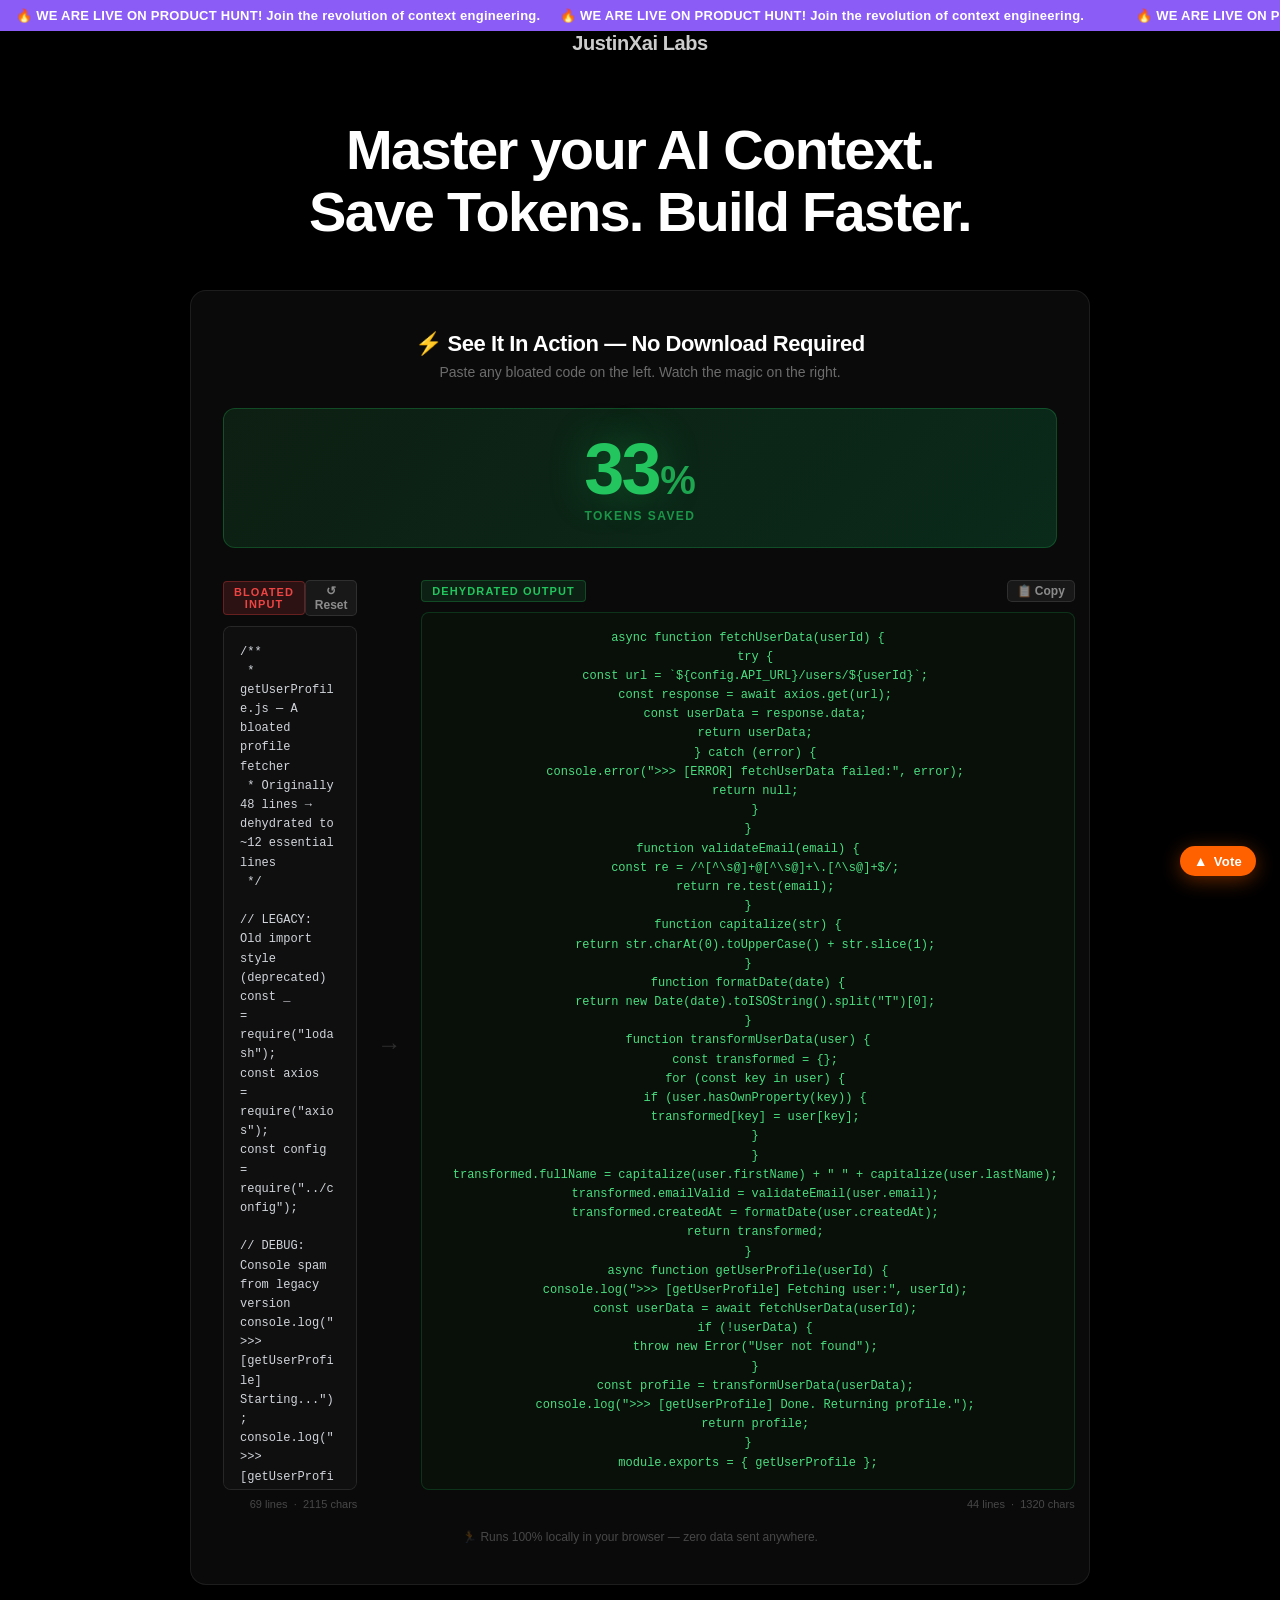
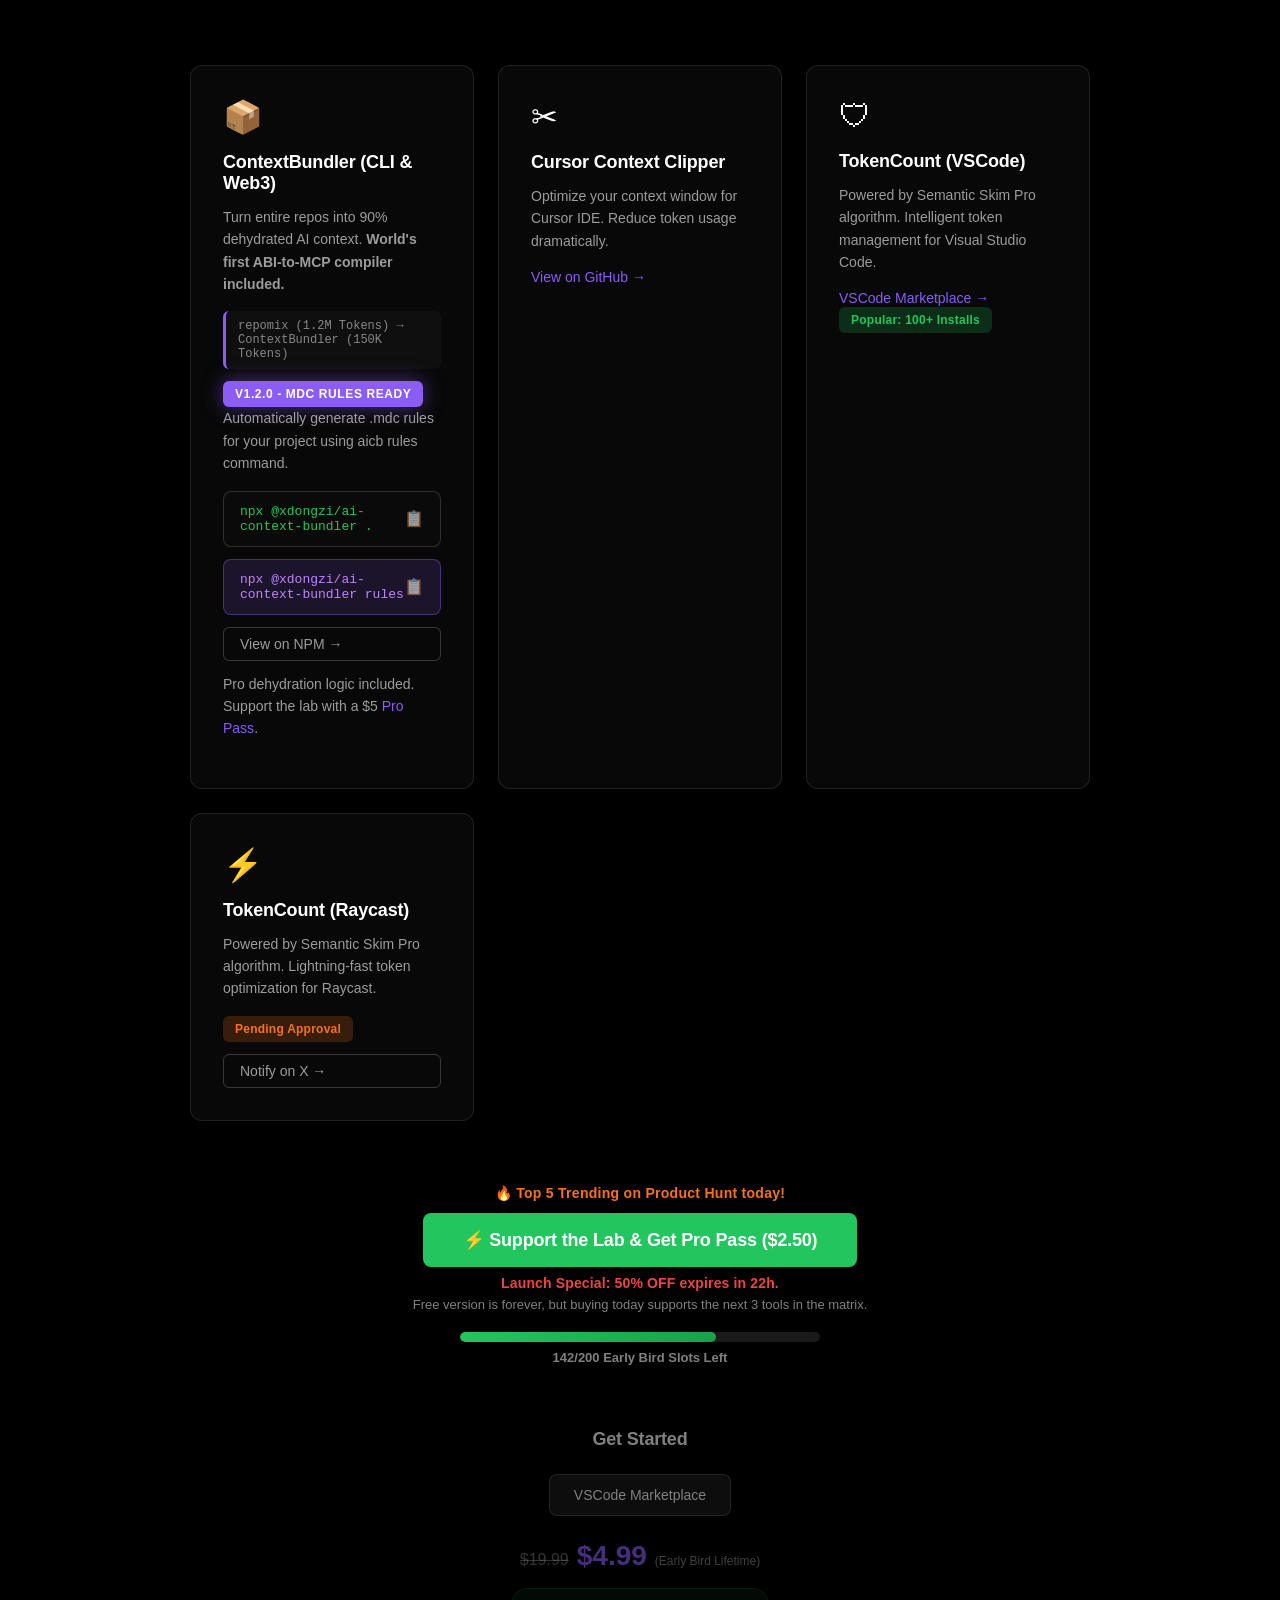
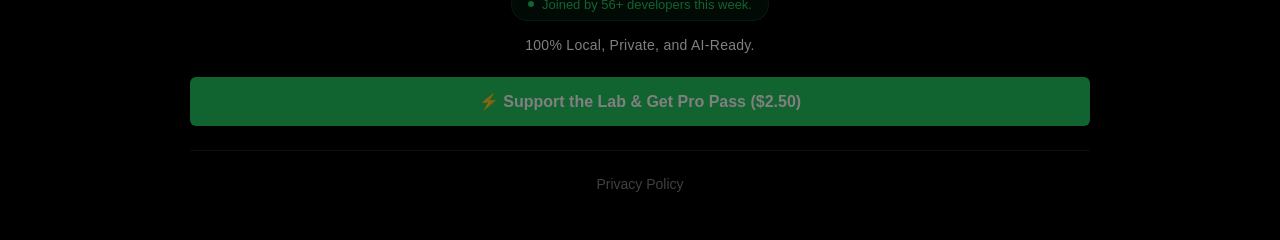
<file: index.html>
<!DOCTYPE html>
<html lang="en">
<head>
    <meta charset="UTF-8">
    <meta name="google-site-verification" content="DHUIckLnjD_6ySOb2vxJaMz7geF8TmjXa7ZTTPTz9XQ">
    <meta name="viewport" content="width=device-width, initial-scale=1.0">
    <meta name="description" content="TokenCount & ContextClipper: AI context optimization tools. Semantic Skim Pro reduces token usage by 50%+ for Cursor, VSCode, Claude. Free download.">
    <title>TokenCount - ContextClipper | AI Context Optimization & Token Management</title>
    <link rel="stylesheet" href="style.css">
</head>
<body>
    <div class="ph-live-banner">
        <div class="marquee-wrapper">
            <span class="marquee-content">
                🔥 WE ARE LIVE ON PRODUCT HUNT! Join the revolution of context engineering. &nbsp;&nbsp;&nbsp;&nbsp;🔥 WE ARE LIVE ON PRODUCT HUNT! Join the revolution of context engineering. &nbsp;&nbsp;&nbsp;&nbsp;
            </span>
            <span class="marquee-content" aria-hidden="true">
                🔥 WE ARE LIVE ON PRODUCT HUNT! Join the revolution of context engineering. &nbsp;&nbsp;&nbsp;&nbsp;🔥 WE ARE LIVE ON PRODUCT HUNT! Join the revolution of context engineering. &nbsp;&nbsp;&nbsp;&nbsp;
            </span>
        </div>
    </div>
    <main class="container">
        <header class="logo">
            <span class="logo-text">JustinXai Labs</span>
        </header>

        <section class="hero">
            <h1>Master your AI Context.<br>Save Tokens. Build Faster.</h1>
        </section>

        <section class="sandbox" id="sandbox">
            <div class="sandbox-header">
                <h2 class="sandbox-title">⚡ See It In Action — No Download Required</h2>
                <p class="sandbox-subtitle">Paste any bloated code on the left. Watch the magic on the right.</p>
            </div>
            <div class="sandbox-score">
                <div class="score-number">
                    <span class="score-value" id="score-value">0</span><span class="score-percent">%</span>
                </div>
                <div class="score-label">Tokens Saved</div>
            </div>
            <div class="sandbox-layout">
                <div class="sandbox-pane">
                    <div class="pane-label">
                        <span class="pane-tag pane-tag-bloated">BLOATED INPUT</span>
                        <button class="pane-reset" id="btn-reset" title="Reset to default">↺ Reset</button>
                    </div>
                    <textarea class="sandbox-input" id="sandbox-input" spellcheck="false" autocomplete="off" autocorrect="off" autocapitalize="off"></textarea>
                    <div class="pane-meta">
                        <span id="input-lines">0</span> lines &nbsp;·&nbsp; <span id="input-chars">0</span> chars
                    </div>
                </div>
                <div class="sandbox-divider">
                    <span class="sandbox-arrow">→</span>
                </div>
                <div class="sandbox-pane">
                    <div class="pane-label">
                        <span class="pane-tag pane-tag-dehydrated">DEHYDRATED OUTPUT</span>
                        <button class="pane-copy" id="btn-copy" title="Copy output">📋 Copy</button>
                    </div>
                    <pre class="sandbox-output" id="sandbox-output"><code></code></pre>
                    <div class="pane-meta">
                        <span id="output-lines">0</span> lines &nbsp;·&nbsp; <span id="output-chars">0</span> chars
                    </div>
                </div>
            </div>
            <p class="sandbox-footnote">🏃 Runs 100% locally in your browser — zero data sent anywhere.</p>
        </section>

        <section class="products">
            <div class="product-card">
                <div class="product-icon">📦</div>
                <h2>ContextBundler (CLI & Web3)</h2>
                <p>Turn entire repos into 90% dehydrated AI context. <strong>World's first ABI-to-MCP compiler included.</strong></p>
                <div class="comparison-text">repomix (1.2M Tokens) → ContextBundler (150K Tokens)</div>
                <span class="badge badge-live">v1.2.0 - MDC Rules Ready</span>
                <p class="feature-text">Automatically generate .mdc rules for your project using aicb rules command.</p>
                <div class="copy-command" onclick="copyCommand(this)">
                    <code>npx @xdongzi/ai-context-bundler .</code>
                    <span class="copy-icon">📋</span>
                </div>
                <div class="copy-command copy-command-highlight" onclick="copyCommand(this)">
                    <code>npx @xdongzi/ai-context-bundler rules</code>
                    <span class="copy-icon">📋</span>
                </div>
                <a href="https://www.npmjs.com/package/@xdongzi/ai-context-bundler" target="_blank" class="product-link notify-link">View on NPM →</a>
                <p class="monetize-text">Pro dehydration logic included. Support the lab with a $5 <a href="https://xdzine.gumroad.com/l/justinxai-pro-pass/PH50SKELETON" target="_blank">Pro Pass</a>.</p>
            </div>

            <div class="product-card">
                <div class="product-icon">✂</div>
                <h2>Cursor Context Clipper</h2>
                <p>Optimize your context window for Cursor IDE. Reduce token usage dramatically.</p>
                <a href="https://github.com/JustinXai/cursor-context-clipper" target="_blank" class="product-link">View on GitHub →</a>
            </div>

            <div class="product-card">
                <div class="product-icon">🛡</div>
                <h2>TokenCount (VSCode)</h2>
                <p>Powered by Semantic Skim Pro algorithm. Intelligent token management for Visual Studio Code.</p>
                <a href="https://marketplace.visualstudio.com/items?itemName=justinxai.token-guard" target="_blank" class="product-link">VSCode Marketplace →</a>
                <span class="badge badge-green">Popular: 100+ Installs</span>
            </div>

            <div class="product-card">
                <div class="product-icon">⚡</div>
                <h2>TokenCount (Raycast)</h2>
                <p>Powered by Semantic Skim Pro algorithm. Lightning-fast token optimization for Raycast.</p>
                <span class="badge badge-orange">Pending Approval</span>
                <a href="https://x.com/norike0718" target="_blank" class="product-link notify-link">Notify on X →</a>
            </div>
        </section>

        <section class="cta">
            <p class="cta-trending">🔥 Top 5 Trending on Product Hunt today!</p>
            <a href="https://xdzine.gumroad.com/l/justinxai-pro-pass/PH50SKELETON" target="_blank" class="btn-support btn-urgent">⚡️ Support the Lab & Get Pro Pass ($2.50)</a>
            <p class="cta-hint cta-scarcity">Launch Special: 50% OFF expires in 22h.</p>
            <p class="cta-hint cta-value">Free version is forever, but buying today supports the next 3 tools in the matrix.</p>
            <div class="inventory-bar">
                <div class="inventory-track">
                    <div class="inventory-fill" id="inventory-fill"></div>
                </div>
                <p class="inventory-label"><span id="inventory-count">142</span>/200 Early Bird Slots Left</p>
            </div>
        </section>

        <footer class="trust" id="downloads">
            <h3>Get Started</h3>
            <div class="download-links">
                <a href="https://marketplace.visualstudio.com/items?itemName=justinxai.token-guard" target="_blank" class="download-btn">VSCode Marketplace</a>
            </div>
            <div class="price-comparison">
                <span class="price-old">$19.99</span>
                <span class="price-new">$4.99</span>
                <span class="price-label">(Early Bird Lifetime)</span>
            </div>
            <div class="trust-ticker">
                <span class="ticker-dot"></span>
                Joined by 56+ developers this week.
            </div>
            <p class="trust-note">100% Local, Private, and AI-Ready.</p>
            <div class="social-links">
                <a href="https://xdzine.gumroad.com/l/justinxai-pro-pass/PH50SKELETON" target="_blank" class="support-link ph-link ph-link-full">⚡️ Support the Lab & Get Pro Pass ($2.50)</a>
            </div>
            <div class="footer-links">
                <a href="privacy.html" class="footer-link">Privacy Policy</a>
            </div>
        </footer>
    </main>
    <script>
        function copyCommand(el) {
            const code = el.querySelector('code');
            const command = code.textContent;
            navigator.clipboard.writeText(command).then(() => {
                el.classList.add('copied');
                el.querySelector('.copy-icon').textContent = '✓';
                setTimeout(() => {
                    el.classList.remove('copied');
                    el.querySelector('.copy-icon').textContent = '📋';
                }, 2000);
            });
        }
        (function simulateInventory() {
            let slots = 142;
            const countEl = document.getElementById('inventory-count');
            const fillEl = document.getElementById('inventory-fill');
            if (!countEl || !fillEl) return;
            setInterval(() => {
                if (slots > 58) {
                    slots--;
                    countEl.textContent = slots;
                    fillEl.style.width = (slots / 200 * 100) + '%';
                    if (slots <= 58) {
                        fillEl.style.background = 'linear-gradient(90deg, #ef4444, #dc2626)';
                    }
                }
            }, 90000);
        })();

        (function initSandbox() {
            var BLOATED_SAMPLE = [
                '/**',
                ' * getUserProfile.js — A bloated profile fetcher',
                ' * Originally 48 lines → dehydrated to ~12 essential lines',
                ' */',
                '',
                '// LEGACY: Old import style (deprecated)',
                'const _       =      require("lodash");',
                'const axios   =       require("axios");',
                'const config  =        require("../config");',
                '',
                '// DEBUG: Console spam from legacy version',
                'console.log(">>> [getUserProfile] Starting...");',
                'console.log(">>> [getUserProfile] Loading config from:", config.API_URL);',
                'console.log(">>> [getUserProfile] Using method: REST");',
                '',
                '// LEGACY: Deep-nested try/catch with no action',
                'async function fetchUserData(userId) {',
                '    try {',
                '        const url = `${config.API_URL}/users/${userId}`;',
                '        const response = await axios.get(url);',
                '        const userData = response.data;',
                '        return userData;',
                '    } catch (error) {',
                '        console.error(">>> [ERROR] fetchUserData failed:", error);',
                '        return null;',
                '    }',
                '}',
                '',
                '// LEGACY: Unused helper functions (dead code)',
                'function validateEmail(email) {',
                '    const re = /^[^\\s@]+@[^\\s@]+\\.[^\\s@]+$/;',
                '    return re.test(email);',
                '}',
                '',
                'function capitalize(str) {',
                '    return str.charAt(0).toUpperCase() + str.slice(1);',
                '}',
                '',
                'function formatDate(date) {',
                '    return new Date(date).toISOString().split("T")[0];',
                '}',
                '',
                '// LEGACY: Over-engineered user transformer',
                'function transformUserData(user) {',
                '    const transformed = {};',
                '    for (const key in user) {',
                '        if (user.hasOwnProperty(key)) {',
                '            transformed[key] = user[key];',
                '        }',
                '    }',
                '    transformed.fullName = capitalize(user.firstName) + " " + capitalize(user.lastName);',
                '    transformed.emailValid = validateEmail(user.email);',
                '    transformed.createdAt = formatDate(user.createdAt);',
                '    return transformed;',
                '}',
                '',
                '// MAIN: The only real logic we need',
                'async function getUserProfile(userId) {',
                '    console.log(">>> [getUserProfile] Fetching user:", userId);',
                '    const userData = await fetchUserData(userId);',
                '    if (!userData) {',
                '        throw new Error("User not found");',
                '    }',
                '    const profile = transformUserData(userData);',
                '    console.log(">>> [getUserProfile] Done. Returning profile.");',
                '    return profile;',
                '}',
                '',
                'module.exports = { getUserProfile };'
            ].join('\n');

            var inputEl  = document.getElementById('sandbox-input');
            var outputEl = document.getElementById('sandbox-output').querySelector('code');
            var scoreEl  = document.getElementById('score-value');
            var inputLinesEl  = document.getElementById('input-lines');
            var inputCharsEl  = document.getElementById('input-chars');
            var outputLinesEl = document.getElementById('output-lines');
            var outputCharsEl = document.getElementById('output-chars');
            var btnReset = document.getElementById('btn-reset');
            var btnCopy  = document.getElementById('btn-copy');

            var scoreAnimFrame = null;

            function dehydrate(code) {
                var BLOCK_COMMENT = /\/\*[\s\S]*?\*\//g;
                var LINE_COMMENT  = /\/\/[^\n]*/g;
                var IMPORT_STMT    = /^(?:const|let|var|import|require)\s+.*(?:from\s+['"][^'"]+['"]|require\s*\(['"][^'"]+['"]\))\s*;?\s*$/gm;
                var CONSOLE_LOG   = /^console\.(log|error|warn|debug|info)\s*\([^)]*\)\s*;?\s*$/gm;
                var EMPTY_LINE    = /^[ \t]*$/gm;
                var TRAILING_WS   = /[ \t]+$/gm;
                var LEADING_WS_LINES = /^[ \t]+/gm;

                var result = code
                    .replace(BLOCK_COMMENT, '')
                    .replace(LINE_COMMENT,  '')
                    .replace(IMPORT_STMT,   '')
                    .replace(CONSOLE_LOG,  '')
                    .replace(EMPTY_LINE,   '')
                    .replace(TRAILING_WS,  '')
                    .replace(LEADING_WS_LINES, function(match) { return match.slice(0, 2); });

                var lines = result.split('\n').filter(function(l) { return l.length > 0; });
                var codeOnly = lines.join('\n');

                var originalChars = code.replace(/\s+/g, '').length;
                var dehydrChars   = codeOnly.replace(/\s+/g, '').length;
                var saved = originalChars > 0 ? Math.round((1 - dehydrChars / originalChars) * 100) : 0;
                return { output: codeOnly, saved: saved };
            }

            function animateScore(target) {
                if (scoreAnimFrame) cancelAnimationFrame(scoreAnimFrame);
                var current = parseInt(scoreEl.textContent) || 0;
                var start   = performance.now();
                var duration = 600;
                function step(now) {
                    var t = Math.min((now - start) / duration, 1);
                    var eased = 1 - Math.pow(1 - t, 3);
                    scoreEl.textContent = Math.round(current + (target - current) * eased);
                    if (t < 1) { scoreAnimFrame = requestAnimationFrame(step); }
                }
                requestAnimationFrame(step);
            }

            function processInput() {
                var code = inputEl.value;
                var lines = code ? code.split('\n') : [];
                inputLinesEl.textContent = lines.length;
                inputCharsEl.textContent  = code.length;

                var result = dehydrate(code);
                var outLines = result.output ? result.output.split('\n') : [];
                outputLinesEl.textContent = outLines.length;
                outputCharsEl.textContent  = result.output ? result.output.length : 0;

                outputEl.textContent = result.output || '// Paste or type code on the left...';
                animateScore(result.saved);
            }

            function debounce(fn, delay) {
                var timer;
                return function() {
                    clearTimeout(timer);
                    timer = setTimeout(fn.bind(this, arguments), delay);
                };
            }

            inputEl.addEventListener('input', debounce(processInput, 120));

            btnReset.addEventListener('click', function() {
                inputEl.value = BLOATED_SAMPLE;
                processInput();
            });

            btnCopy.addEventListener('click', function() {
                var orig = btnCopy.textContent;
                navigator.clipboard.writeText(outputEl.textContent).then(function() {
                    btnCopy.textContent = '✓ Copied!';
                    setTimeout(function() { btnCopy.textContent = orig; }, 1800);
                });
            });

            inputEl.value = BLOATED_SAMPLE;
            processInput();
        })();

        /* ── Last Sale Popup ───────────────────────────────── */
        (function initSalePopup() {
            var BUYERS = [
                'Alex from San Francisco', 'Emma from London', 'Raj from Bangalore',
                'Yuki from Tokyo', 'Lucas from Berlin', 'Chen Wei from Shanghai',
                'Sarah from Toronto', 'Kai from Singapore', 'Maria from Madrid',
                'Jin from Seoul', 'Alex from NYC', 'Priya from Mumbai',
                'Leo from Paris', 'Nina from Amsterdam', 'Max from Sydney'
            ];

            var popup   = document.getElementById('sale-popup');
            var buyerEl = document.getElementById('sale-popup-buyer');
            var closeBtn = document.getElementById('sale-popup-close');

            if (!popup || !buyerEl) return;

            var isVisible = false;

            function pickBuyer() {
                return BUYERS[Math.floor(Math.random() * BUYERS.length)];
            }

            function showPopup() {
                buyerEl.textContent = pickBuyer();
                popup.classList.add('visible');
                popup.setAttribute('aria-hidden', 'false');
                isVisible = true;

                clearTimeout(popup._hideTimer);
                popup._hideTimer = setTimeout(hidePopup, 4000);
            }

            function hidePopup() {
                popup.classList.remove('visible');
                popup.setAttribute('aria-hidden', 'true');
                isVisible = false;
            }

            closeBtn.addEventListener('click', hidePopup);

            // Auto-dismiss on Escape
            document.addEventListener('keydown', function(e) {
                if (e.key === 'Escape' && isVisible) hidePopup();
            });

            // Initial popup after 3 s, then every 20–35 s
            setTimeout(showPopup, 3000);

            (function scheduleNext() {
                var delay = 20000 + Math.random() * 15000;
                setTimeout(function() {
                    showPopup();
                    scheduleNext();
                }, delay);
            })();
        })();
    </script>
    <a href="https://www.producthunt.com/posts/tokencount-context-bundler" target="_blank" class="ph-badge" title="Vote for us on Product Hunt!">
        <span class="ph-badge-icon">▲</span>
        <span class="ph-badge-text">Vote</span>
    </a>

    <!-- Last Sale Notification Popup -->
    <div class="sale-popup" id="sale-popup" aria-hidden="true">
        <div class="sale-popup-inner">
            <button class="sale-popup-close" id="sale-popup-close" aria-label="Close">&times;</button>
            <div class="sale-popup-icon">🎉</div>
            <div class="sale-popup-label">Someone just bought</div>
            <div class="sale-popup-product">JustinXai Labs Pro Pass</div>
            <div class="sale-popup-buyer" id="sale-popup-buyer"></div>
            <div class="sale-popup-time">Just now</div>
            <div class="sale-popup-dot"></div>
        </div>
    </div>
</body>
</html>
</file>
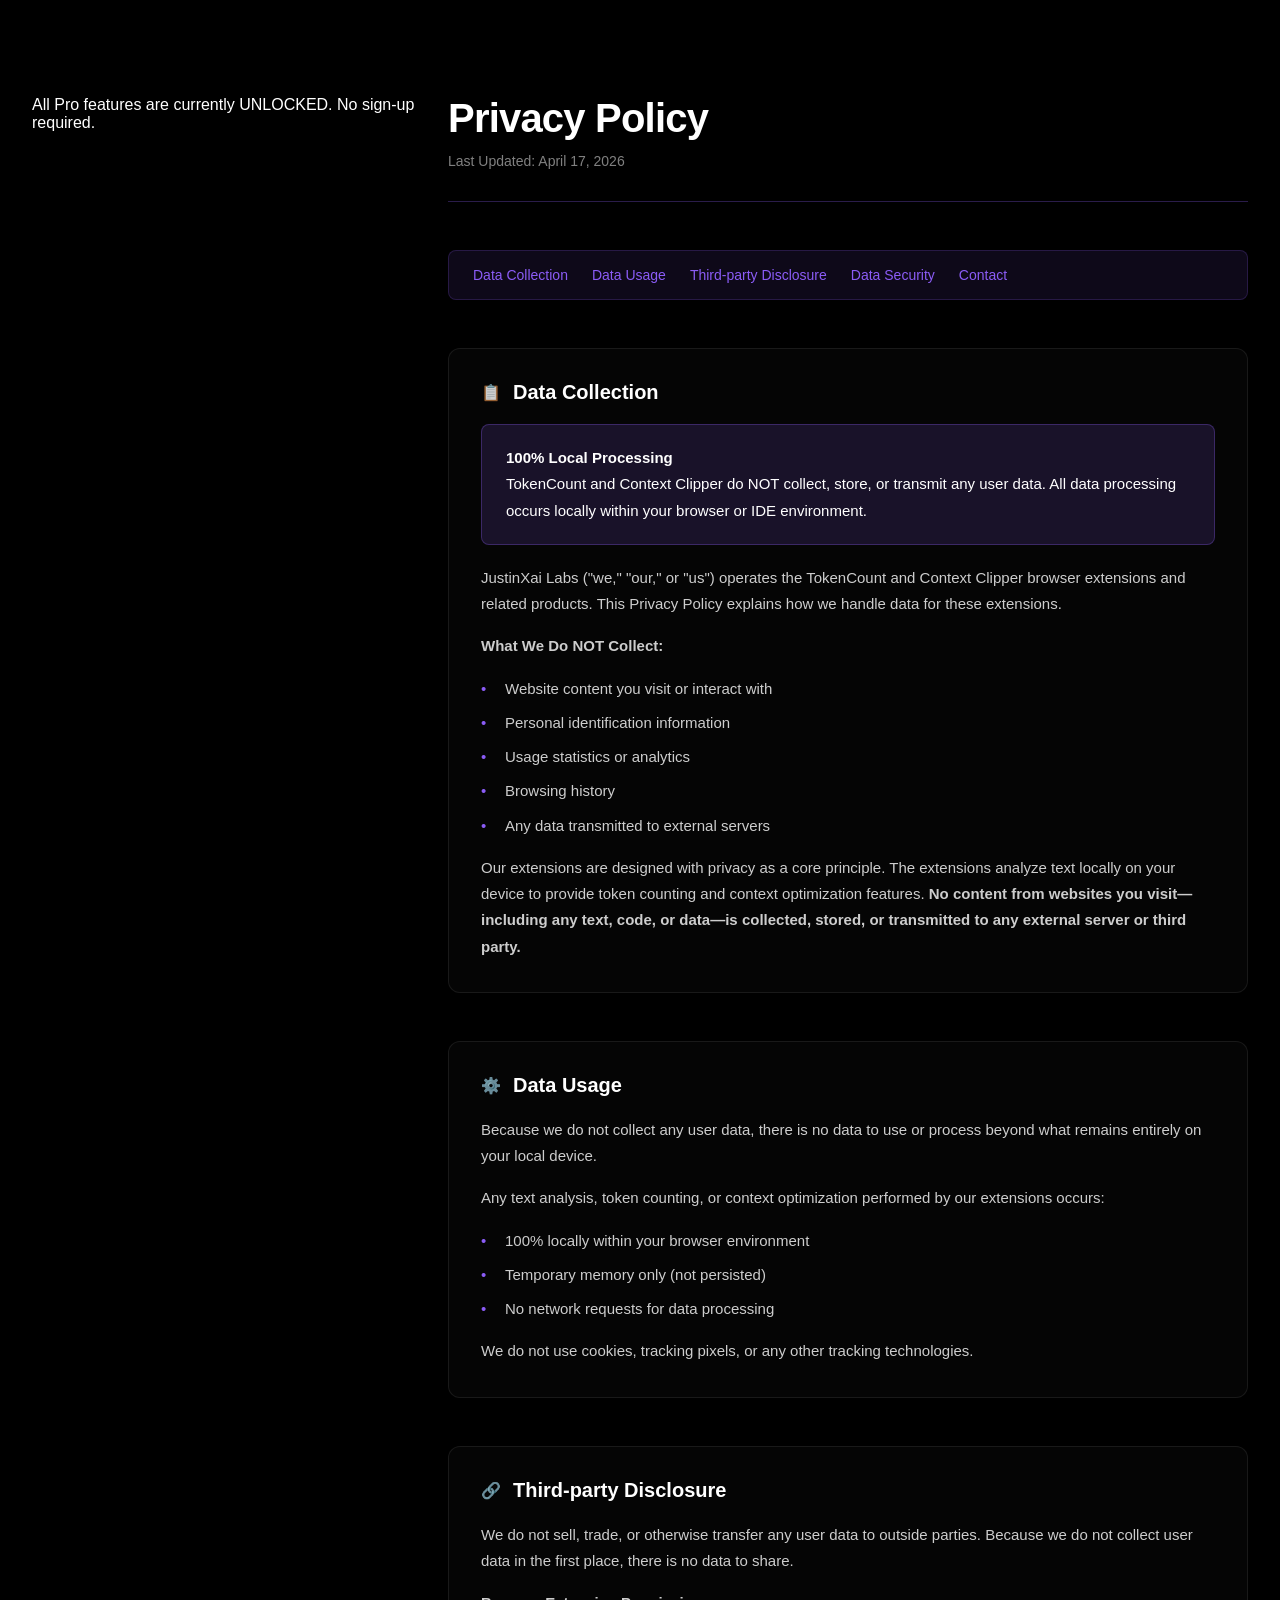
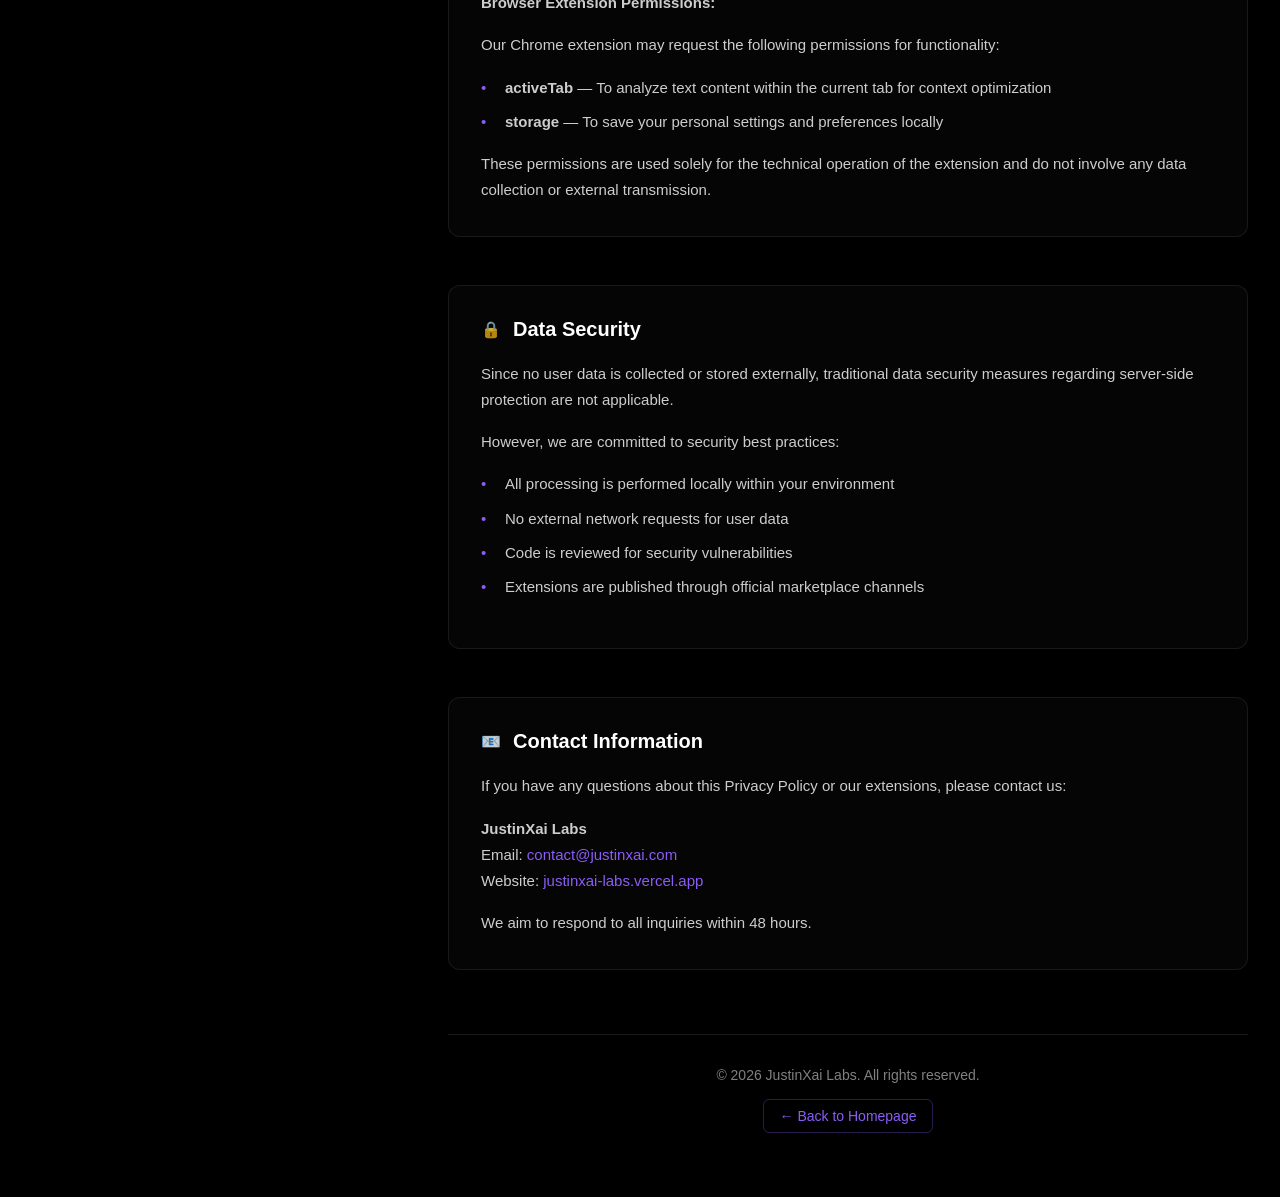
<file: privacy.html>
<!DOCTYPE html>
<html lang="en">
<head>
    <meta charset="UTF-8">
    <meta name="viewport" content="width=device-width, initial-scale=1.0">
    <meta name="description" content="Privacy Policy for TokenCount & Context Clipper browser extensions by JustinXai Labs. 100% local data processing, no data collection.">
    <title>Privacy Policy | TokenCount & Context Clipper</title>
    <link rel="stylesheet" href="style.css">
    <style>
        body {
            align-items: flex-start;
            padding: 6rem 2rem 4rem;
        }

        .legal-container {
            max-width: 800px;
            width: 100%;
            text-align: left;
        }

        .legal-header {
            margin-bottom: 3rem;
            padding-bottom: 2rem;
            border-bottom: 1px solid rgba(139, 92, 246, 0.3);
        }

        .legal-header h1 {
            font-size: clamp(1.75rem, 4vw, 2.5rem);
            font-weight: 700;
            letter-spacing: -0.02em;
            margin-bottom: 0.75rem;
        }

        .legal-header .last-updated {
            font-size: 0.875rem;
            color: rgba(255, 255, 255, 0.5);
        }

        .legal-nav {
            display: flex;
            gap: 1.5rem;
            margin-bottom: 3rem;
            padding: 1rem 1.5rem;
            background: rgba(139, 92, 246, 0.1);
            border: 1px solid rgba(139, 92, 246, 0.2);
            border-radius: 8px;
            flex-wrap: wrap;
        }

        .legal-nav a {
            color: #8b5cf6;
            text-decoration: none;
            font-size: 0.875rem;
            font-weight: 500;
            transition: opacity 0.2s ease;
        }

        .legal-nav a:hover {
            opacity: 0.7;
        }

        .legal-section {
            margin-bottom: 3rem;
            padding: 2rem;
            background: rgba(255, 255, 255, 0.02);
            border: 1px solid rgba(255, 255, 255, 0.08);
            border-radius: 12px;
        }

        .legal-section h2 {
            font-size: 1.25rem;
            font-weight: 600;
            margin-bottom: 1.25rem;
            color: #fff;
            display: flex;
            align-items: center;
            gap: 0.75rem;
        }

        .legal-section h2 .section-icon {
            font-size: 1rem;
            opacity: 0.8;
        }

        .legal-section p {
            font-size: 0.9375rem;
            line-height: 1.75;
            color: rgba(255, 255, 255, 0.8);
            margin-bottom: 1rem;
        }

        .legal-section p:last-child {
            margin-bottom: 0;
        }

        .legal-section ul {
            list-style: none;
            padding-left: 0;
            margin: 1rem 0;
        }

        .legal-section li {
            font-size: 0.9375rem;
            line-height: 1.75;
            color: rgba(255, 255, 255, 0.8);
            padding-left: 1.5rem;
            position: relative;
            margin-bottom: 0.5rem;
        }

        .legal-section li::before {
            content: "•";
            position: absolute;
            left: 0;
            color: #8b5cf6;
        }

        .highlight-box {
            background: rgba(139, 92, 246, 0.15);
            border: 1px solid rgba(139, 92, 246, 0.3);
            border-radius: 8px;
            padding: 1.25rem 1.5rem;
            margin: 1.25rem 0;
        }

        .highlight-box p {
            color: #fff;
            font-weight: 500;
            margin: 0;
        }

        .legal-footer {
            margin-top: 4rem;
            padding-top: 2rem;
            border-top: 1px solid rgba(255, 255, 255, 0.1);
            text-align: center;
        }

        .legal-footer p {
            font-size: 0.875rem;
            color: rgba(255, 255, 255, 0.5);
            margin-bottom: 1rem;
        }

        .back-link {
            display: inline-flex;
            align-items: center;
            gap: 0.5rem;
            color: #8b5cf6;
            text-decoration: none;
            font-size: 0.875rem;
            font-weight: 500;
            padding: 0.5rem 1rem;
            border: 1px solid rgba(139, 92, 246, 0.3);
            border-radius: 6px;
            transition: all 0.2s ease;
        }

        .back-link:hover {
            background: rgba(139, 92, 246, 0.1);
            border-color: rgba(139, 92, 246, 0.5);
        }

        @media (max-width: 600px) {
            body {
                padding: 5rem 1rem 3rem;
            }

            .legal-section {
                padding: 1.5rem;
            }

            .legal-nav {
                gap: 1rem;
            }
        }
    </style>
</head>
<body>
    <div class="promo-banner">All Pro features are currently UNLOCKED. No sign-up required.</div>
    <main class="legal-container">
        <header class="legal-header">
            <h1>Privacy Policy</h1>
            <p class="last-updated">Last Updated: April 17, 2026</p>
        </header>

        <nav class="legal-nav">
            <a href="#data-collection">Data Collection</a>
            <a href="#data-usage">Data Usage</a>
            <a href="#third-party">Third-party Disclosure</a>
            <a href="#data-security">Data Security</a>
            <a href="#contact">Contact</a>
        </nav>

        <section class="legal-section" id="data-collection">
            <h2><span class="section-icon">📋</span> Data Collection</h2>
            
            <div class="highlight-box">
                <p><strong>100% Local Processing</strong><br>
                TokenCount and Context Clipper do NOT collect, store, or transmit any user data. All data processing occurs locally within your browser or IDE environment.</p>
            </div>

            <p>JustinXai Labs ("we," "our," or "us") operates the TokenCount and Context Clipper browser extensions and related products. This Privacy Policy explains how we handle data for these extensions.</p>

            <p><strong>What We Do NOT Collect:</strong></p>
            <ul>
                <li>Website content you visit or interact with</li>
                <li>Personal identification information</li>
                <li>Usage statistics or analytics</li>
                <li>Browsing history</li>
                <li>Any data transmitted to external servers</li>
            </ul>

            <p>Our extensions are designed with privacy as a core principle. The extensions analyze text locally on your device to provide token counting and context optimization features. <strong>No content from websites you visit—including any text, code, or data—is collected, stored, or transmitted to any external server or third party.</strong></p>
        </section>

        <section class="legal-section" id="data-usage">
            <h2><span class="section-icon">⚙️</span> Data Usage</h2>

            <p>Because we do not collect any user data, there is no data to use or process beyond what remains entirely on your local device.</p>

            <p>Any text analysis, token counting, or context optimization performed by our extensions occurs:</p>
            <ul>
                <li>100% locally within your browser environment</li>
                <li>Temporary memory only (not persisted)</li>
                <li>No network requests for data processing</li>
            </ul>

            <p>We do not use cookies, tracking pixels, or any other tracking technologies.</p>
        </section>

        <section class="legal-section" id="third-party">
            <h2><span class="section-icon">🔗</span> Third-party Disclosure</h2>

            <p>We do not sell, trade, or otherwise transfer any user data to outside parties. Because we do not collect user data in the first place, there is no data to share.</p>

            <p><strong>Browser Extension Permissions:</strong></p>
            <p>Our Chrome extension may request the following permissions for functionality:</p>
            <ul>
                <li><strong>activeTab</strong> — To analyze text content within the current tab for context optimization</li>
                <li><strong>storage</strong> — To save your personal settings and preferences locally</li>
            </ul>

            <p>These permissions are used solely for the technical operation of the extension and do not involve any data collection or external transmission.</p>
        </section>

        <section class="legal-section" id="data-security">
            <h2><span class="section-icon">🔒</span> Data Security</h2>

            <p>Since no user data is collected or stored externally, traditional data security measures regarding server-side protection are not applicable.</p>

            <p>However, we are committed to security best practices:</p>
            <ul>
                <li>All processing is performed locally within your environment</li>
                <li>No external network requests for user data</li>
                <li>Code is reviewed for security vulnerabilities</li>
                <li>Extensions are published through official marketplace channels</li>
            </ul>
        </section>

        <section class="legal-section" id="contact">
            <h2><span class="section-icon">📧</span> Contact Information</h2>

            <p>If you have any questions about this Privacy Policy or our extensions, please contact us:</p>

            <p><strong>JustinXai Labs</strong><br>
            Email: <a href="mailto:contact@justinxai.com" style="color: #8b5cf6; text-decoration: none;">contact@justinxai.com</a><br>
            Website: <a href="https://justinxai-labs.vercel.app" target="_blank" style="color: #8b5cf6; text-decoration: none;">justinxai-labs.vercel.app</a></p>

            <p>We aim to respond to all inquiries within 48 hours.</p>
        </section>

        <footer class="legal-footer">
            <p>© 2026 JustinXai Labs. All rights reserved.</p>
            <a href="index.html" class="back-link">← Back to Homepage</a>
        </footer>
    </main>
</body>
</html>
</file>
<file: style.css>
html {
    scroll-behavior: smooth;
}

* {
    margin: 0;
    padding: 0;
    box-sizing: border-box;
}

body {
    background-color: #000;
    color: #fff;
    font-family: -apple-system, BlinkMacSystemFont, 'Segoe UI', Roboto, Oxygen, Ubuntu, Cantarell, sans-serif;
    min-height: 100vh;
    display: flex;
    justify-content: center;
    align-items: center;
    padding: 2rem;
}

.ph-live-banner {
    position: fixed;
    top: 0;
    left: 0;
    right: 0;
    background: #8b5cf6;
    overflow: hidden;
    white-space: nowrap;
    z-index: 100;
    padding: 0;
}

.marquee-wrapper {
    display: flex;
    width: max-content;
    animation: marquee-scroll 20s linear infinite;
}

.marquee-content {
    display: inline-block;
    padding: 0.5rem 1rem;
    color: #fff;
    font-size: 0.8125rem;
    font-weight: 700;
    letter-spacing: 0.02em;
    will-change: transform;
}

@keyframes marquee-scroll {
    0%   { transform: translateX(0); }
    100% { transform: translateX(-50%); }
}

.container {
    max-width: 900px;
    width: 100%;
    text-align: center;
}

.logo {
    margin-bottom: 4rem;
}

.logo-text {
    font-size: 1.25rem;
    font-weight: 600;
    letter-spacing: -0.02em;
    opacity: 0.8;
}

.hero {
    margin-bottom: 3rem;
}

/* ── Sandbox ──────────────────────────────────────────── */
.sandbox {
    margin-bottom: 5rem;
    background: #0a0a0a;
    border: 1px solid rgba(255,255,255,0.08);
    border-radius: 16px;
    padding: 2.5rem 2rem;
}

.sandbox-header {
    margin-bottom: 1.75rem;
}

.sandbox-title {
    font-size: 1.375rem;
    font-weight: 800;
    color: #fff;
    margin-bottom: 0.4rem;
    letter-spacing: -0.02em;
}

.sandbox-subtitle {
    font-size: 0.875rem;
    color: rgba(255,255,255,0.4);
}

.sandbox-score {
    display: flex;
    flex-direction: column;
    align-items: center;
    margin-bottom: 2rem;
    padding: 1.5rem;
    background: linear-gradient(135deg, #0d1f12 0%, #0a2a1a 100%);
    border-radius: 12px;
    border: 1px solid rgba(34,197,94,0.25);
}

.score-number {
    display: flex;
    align-items: baseline;
    gap: 0.1rem;
    line-height: 1;
}

.score-value {
    font-size: 4.5rem;
    font-weight: 900;
    color: #22c55e;
    font-variant-numeric: tabular-nums;
    letter-spacing: -0.04em;
    text-shadow: 0 0 40px rgba(34,197,94,0.4);
    transition: color 0.3s ease;
}

.score-percent {
    font-size: 2.5rem;
    font-weight: 700;
    color: #22c55e;
    opacity: 0.8;
}

.score-label {
    font-size: 0.75rem;
    font-weight: 600;
    color: rgba(34,197,94,0.7);
    text-transform: uppercase;
    letter-spacing: 0.12em;
    margin-top: 0.25rem;
}

.sandbox-layout {
    display: grid;
    grid-template-columns: 1fr auto 1fr;
    gap: 1rem;
    align-items: stretch;
}

.sandbox-pane {
    display: flex;
    flex-direction: column;
    min-height: 380px;
}

.pane-label {
    display: flex;
    align-items: center;
    justify-content: space-between;
    margin-bottom: 0.6rem;
}

.pane-tag {
    font-size: 0.6875rem;
    font-weight: 700;
    letter-spacing: 0.1em;
    padding: 0.25rem 0.625rem;
    border-radius: 4px;
    text-transform: uppercase;
}

.pane-tag-bloated {
    background: rgba(239,68,68,0.15);
    color: #ef4444;
    border: 1px solid rgba(239,68,68,0.3);
}

.pane-tag-dehydrated {
    background: rgba(34,197,94,0.12);
    color: #22c55e;
    border: 1px solid rgba(34,197,94,0.25);
}

.pane-reset,
.pane-copy {
    font-size: 0.75rem;
    font-weight: 600;
    background: rgba(255,255,255,0.06);
    border: 1px solid rgba(255,255,255,0.1);
    color: rgba(255,255,255,0.5);
    border-radius: 5px;
    padding: 0.2rem 0.55rem;
    cursor: pointer;
    transition: all 0.15s ease;
}

.pane-reset:hover,
.pane-copy:hover {
    background: rgba(255,255,255,0.1);
    color: #fff;
}

.sandbox-input {
    flex: 1;
    background: #0f0f0f;
    border: 1px solid rgba(255,255,255,0.1);
    border-radius: 8px;
    padding: 1rem;
    color: #d1d5db;
    font-family: 'Courier New', Courier, monospace;
    font-size: 0.75rem;
    line-height: 1.6;
    resize: none;
    outline: none;
    width: 100%;
    min-height: 340px;
    transition: border-color 0.2s ease;
}

.sandbox-input:focus {
    border-color: rgba(239,68,68,0.5);
}

.sandbox-output {
    flex: 1;
    background: #090f09;
    border: 1px solid rgba(34,197,94,0.2);
    border-radius: 8px;
    padding: 1rem;
    color: #4ade80;
    font-family: 'Courier New', Courier, monospace;
    font-size: 0.75rem;
    line-height: 1.6;
    overflow: auto;
    white-space: pre;
    margin: 0;
    min-height: 340px;
}

.sandbox-output code {
    display: block;
}

.pane-meta {
    margin-top: 0.5rem;
    font-size: 0.6875rem;
    color: rgba(255,255,255,0.25);
    text-align: right;
    font-variant-numeric: tabular-nums;
}

.sandbox-divider {
    display: flex;
    align-items: center;
    justify-content: center;
    padding: 0 0.25rem;
}

.sandbox-arrow {
    font-size: 1.5rem;
    color: rgba(255,255,255,0.15);
}

.sandbox-footnote {
    margin-top: 1.25rem;
    font-size: 0.75rem;
    color: rgba(255,255,255,0.25);
}

@media (max-width: 700px) {
    .sandbox-layout {
        grid-template-columns: 1fr;
    }
    .sandbox-divider {
        transform: rotate(90deg);
        padding: 0.5rem 0;
    }
    .sandbox-arrow {
        font-size: 1.25rem;
    }
    .score-value {
        font-size: 3.5rem;
    }
    .score-percent {
        font-size: 2rem;
    }
}

.countdown-wrapper {
    margin-top: 2rem;
}

.countdown-label {
    font-size: 0.8125rem;
    color: rgba(255, 255, 255, 0.5);
    margin-bottom: 0.5rem;
}

.countdown {
    display: flex;
    align-items: center;
    justify-content: center;
    gap: 0.25rem;
}

.countdown-unit {
    display: flex;
    flex-direction: column;
    align-items: center;
}

.countdown-num {
    font-size: 2.5rem;
    font-weight: 700;
    color: #8b5cf6;
    font-variant-numeric: tabular-nums;
    line-height: 1;
}

.countdown-text {
    font-size: 0.625rem;
    color: rgba(255, 255, 255, 0.4);
    text-transform: uppercase;
    letter-spacing: 0.05em;
    margin-top: 0.25rem;
}

.countdown-sep {
    font-size: 2.5rem;
    font-weight: 700;
    color: rgba(139, 92, 246, 0.5);
    line-height: 1;
    padding-bottom: 1.25rem;
}

.hero h1 {
    font-size: clamp(2rem, 5vw, 3.5rem);
    font-weight: 700;
    letter-spacing: -0.03em;
    line-height: 1.1;
}

.products {
    display: grid;
    grid-template-columns: repeat(auto-fit, minmax(250px, 1fr));
    gap: 1.5rem;
    margin-bottom: 4rem;
}

.product-card {
    background: rgba(255, 255, 255, 0.03);
    border: 1px solid rgba(255, 255, 255, 0.1);
    border-radius: 12px;
    padding: 2rem;
    text-align: left;
    transition: border-color 0.2s ease, background-color 0.2s ease;
}

.product-card:hover {
    border-color: rgba(139, 92, 246, 0.5);
    background: rgba(255, 255, 255, 0.05);
}

.product-icon {
    font-size: 2rem;
    margin-bottom: 1rem;
}

.product-card h2 {
    font-size: 1.125rem;
    font-weight: 600;
    margin-bottom: 0.75rem;
    letter-spacing: -0.01em;
}

.product-card p {
    font-size: 0.875rem;
    color: rgba(255, 255, 255, 0.6);
    line-height: 1.6;
    margin-bottom: 1rem;
}

.product-link {
    color: #8b5cf6;
    text-decoration: none;
    font-size: 0.875rem;
    font-weight: 500;
    transition: opacity 0.2s ease;
}

.product-link:hover {
    opacity: 0.8;
}

.badge {
    display: inline-block;
    background: rgba(139, 92, 246, 0.2);
    color: #8b5cf6;
    font-size: 0.75rem;
    font-weight: 600;
    padding: 0.375rem 0.75rem;
    border-radius: 6px;
    letter-spacing: 0.02em;
}

.badge-green {
    background: rgba(34, 197, 94, 0.2);
    color: #22c55e;
}

.cta {
    margin-bottom: 4rem;
}

.cta-hint {
    margin-top: 0.5rem;
    font-size: 0.8125rem;
    color: #22c55e;
    font-weight: 500;
}

.cta-scarcity {
    color: #ef4444;
    font-weight: 700;
    font-size: 0.875rem;
    letter-spacing: 0.01em;
}

.cta-value {
    color: rgba(255, 255, 255, 0.5);
    font-size: 0.8125rem;
    margin-top: 0.375rem;
}

.cta-trending {
    color: #f97316;
    font-size: 0.875rem;
    font-weight: 700;
    margin-bottom: 0.75rem;
    letter-spacing: 0.02em;
    animation: trending-pulse 2s ease-in-out infinite;
}

@keyframes trending-pulse {
    0%, 100% { opacity: 1; }
    50% { opacity: 0.7; }
}

.inventory-bar {
    margin-top: 1.25rem;
}

.inventory-track {
    width: 100%;
    max-width: 360px;
    height: 10px;
    background: rgba(255, 255, 255, 0.1);
    border-radius: 5px;
    overflow: hidden;
    margin: 0 auto 0.5rem;
}

.inventory-fill {
    height: 100%;
    background: linear-gradient(90deg, #22c55e, #16a34a);
    border-radius: 5px;
    width: 71%;
    transition: width 1s ease;
}

.inventory-label {
    font-size: 0.8125rem;
    color: rgba(255, 255, 255, 0.5);
    font-weight: 600;
}

.btn-support {
    display: inline-block;
    background: #22c55e;
    color: #fff;
    text-decoration: none;
    font-size: 1.125rem;
    font-weight: 700;
    padding: 1rem 2.5rem;
    border-radius: 8px;
    transition: transform 0.2s ease, box-shadow 0.2s ease;
    letter-spacing: -0.01em;
}

.btn-urgent {
    background: #22c55e;
    animation: urgent-pulse 1.5s ease-in-out infinite;
}

.btn-urgent:hover {
    transform: translateY(-2px) scale(1.02);
    box-shadow: 0 8px 40px rgba(34, 197, 94, 0.5);
    background: #16a34a;
}

@keyframes urgent-pulse {
    0%, 100% { box-shadow: 0 0 0 0 rgba(34, 197, 94, 0.5); }
    50% { box-shadow: 0 0 0 12px rgba(34, 197, 94, 0); }
}

.btn-support:hover {
    transform: translateY(-2px);
    box-shadow: 0 8px 30px rgba(34, 197, 94, 0.4);
    background: #16a34a;
}

.trust {
    opacity: 0.5;
}

.trust h3 {
    font-size: 1.125rem;
    font-weight: 600;
    margin-bottom: 1.5rem;
    letter-spacing: -0.01em;
}

.download-links {
    display: flex;
    gap: 1rem;
    justify-content: center;
    margin-bottom: 1.5rem;
    flex-wrap: wrap;
}

.download-btn {
    display: inline-block;
    background: rgba(255, 255, 255, 0.1);
    color: #fff;
    text-decoration: none;
    font-size: 0.875rem;
    font-weight: 500;
    padding: 0.75rem 1.5rem;
    border-radius: 8px;
    border: 1px solid rgba(255, 255, 255, 0.2);
    transition: all 0.2s ease;
}

.download-btn:hover {
    background: rgba(139, 92, 246, 0.3);
    border-color: rgba(139, 92, 246, 0.5);
}

.trust-note {
    font-size: 0.875rem;
    letter-spacing: 0.02em;
    margin-top: 1rem;
}

.price-comparison {
    display: flex;
    align-items: baseline;
    justify-content: center;
    gap: 0.5rem;
    margin-bottom: 1rem;
}

.price-old {
    font-size: 1rem;
    color: rgba(255, 255, 255, 0.4);
    text-decoration: line-through;
}

.price-new {
    font-size: 1.75rem;
    font-weight: 700;
    color: #8b5cf6;
}

.price-label {
    font-size: 0.75rem;
    color: rgba(255, 255, 255, 0.5);
}

.trust-ticker {
    display: flex;
    align-items: center;
    justify-content: center;
    gap: 0.5rem;
    font-size: 0.8125rem;
    color: #22c55e;
    margin-bottom: 0.5rem;
    padding: 0.5rem 1rem;
    background: rgba(34, 197, 94, 0.1);
    border: 1px solid rgba(34, 197, 94, 0.2);
    border-radius: 20px;
    width: fit-content;
    margin-left: auto;
    margin-right: auto;
    animation: ticker-pulse 3s ease-in-out infinite;
}

.ticker-dot {
    width: 6px;
    height: 6px;
    background: #22c55e;
    border-radius: 50%;
    animation: dot-blink 1.5s ease-in-out infinite;
}

@keyframes dot-blink {
    0%, 100% { opacity: 1; }
    50% { opacity: 0.3; }
}

@keyframes ticker-pulse {
    0%, 100% { box-shadow: 0 0 0 0 rgba(34, 197, 94, 0.3); }
    50% { box-shadow: 0 0 0 8px rgba(34, 197, 94, 0); }
}

.social-links {
    display: flex;
    gap: 1rem;
    justify-content: center;
    flex-wrap: wrap;
    margin-top: 1rem;
}

.social-link, .support-link {
    display: inline-block;
    color: rgba(255, 255, 255, 0.6);
    text-decoration: none;
    font-size: 0.875rem;
    font-weight: 500;
    padding: 0.5rem 1rem;
    border-radius: 6px;
    border: 1px solid rgba(255, 255, 255, 0.2);
    transition: all 0.2s ease;
}

.social-link:hover, .support-link:hover {
    color: #fff;
    border-color: rgba(255, 255, 255, 0.4);
    background: rgba(255, 255, 255, 0.05);
}

.support-link {
    margin-top: 0.5rem;
}

.ph-link {
    background: #22c55e;
    border-color: transparent;
    color: #fff;
    font-weight: 700;
    animation: ph-pulse 2s ease-in-out infinite;
}

.ph-link-full {
    display: inline-block;
    width: 100%;
    text-align: center;
    padding: 0.875rem 2rem;
    font-size: 1rem;
}

.ph-link:hover {
    background: #16a34a;
    border-color: transparent;
    color: #fff;
    opacity: 1;
}

@keyframes ph-pulse {
    0%, 100% { box-shadow: 0 0 0 0 rgba(34, 197, 94, 0.4); }
    50% { box-shadow: 0 0 0 6px rgba(34, 197, 94, 0); }
}

.footer-links {
    margin-top: 1.5rem;
    padding-top: 1.5rem;
    border-top: 1px solid rgba(255, 255, 255, 0.1);
}

.footer-link {
    color: rgba(255, 255, 255, 0.5);
    text-decoration: none;
    font-size: 0.875rem;
    font-weight: 500;
    transition: color 0.2s ease;
}

.footer-link:hover {
    color: #8b5cf6;
}

.notify-link {
    display: block;
    margin-top: 0.75rem;
    color: rgba(255, 255, 255, 0.6);
    text-decoration: none;
    font-size: 0.875rem;
    font-weight: 500;
    padding: 0.5rem 1rem;
    border-radius: 6px;
    border: 1px solid rgba(255, 255, 255, 0.2);
    transition: all 0.2s ease;
}

.notify-link:hover {
    color: #fff;
    border-color: rgba(255, 255, 255, 0.4);
    background: rgba(255, 255, 255, 0.05);
}

.badge-orange {
    background: rgba(249, 115, 22, 0.2);
    color: #f97316;
}

.badge-purple {
    background: rgba(139, 92, 246, 0.2);
    color: #8b5cf6;
}

.comparison-text {
    font-size: 0.75rem;
    color: rgba(255, 255, 255, 0.5);
    font-family: 'SF Mono', 'Fira Code', 'Consolas', monospace;
    margin-bottom: 0.75rem;
    padding: 0.5rem 0.75rem;
    background: rgba(255, 255, 255, 0.03);
    border-radius: 6px;
    border-left: 3px solid #8b5cf6;
}

.badge-live {
    background: #8b5cf6;
    color: #fff;
    font-size: 0.75rem;
    font-weight: 700;
    padding: 0.375rem 0.75rem;
    border-radius: 6px;
    letter-spacing: 0.05em;
    text-transform: uppercase;
    box-shadow: 0 0 20px rgba(139, 92, 246, 0.5);
}

.copy-command {
    display: flex;
    align-items: center;
    justify-content: space-between;
    background: #0a0a0a;
    border: 1px solid rgba(255, 255, 255, 0.15);
    border-radius: 8px;
    padding: 0.75rem 1rem;
    margin: 0.75rem 0;
    cursor: pointer;
    transition: all 0.2s ease;
}

.copy-command:hover {
    border-color: rgba(139, 92, 246, 0.5);
    background: rgba(139, 92, 246, 0.1);
}

.copy-command code {
    font-family: 'SF Mono', 'Fira Code', 'Consolas', monospace;
    font-size: 0.8125rem;
    color: #22c55e;
}

.copy-icon {
    font-size: 1rem;
    opacity: 0.6;
    transition: opacity 0.2s ease;
}

.copy-command:hover .copy-icon {
    opacity: 1;
}

.copy-command.copied {
    border-color: #22c55e;
}

.copy-command.copied .copy-icon::after {
    content: '✓';
}

.feature-text {
    font-size: 0.8125rem;
    color: rgba(255, 255, 255, 0.7);
    margin-bottom: 0.75rem;
    line-height: 1.5;
}

.copy-command-highlight {
    background: rgba(139, 92, 246, 0.15);
    border-color: rgba(139, 92, 246, 0.4);
}

.copy-command-highlight:hover {
    background: rgba(139, 92, 246, 0.25);
    border-color: #8b5cf6;
}

.copy-command-highlight code {
    color: #c084fc;
}

.monetize-text {
    font-size: 0.8125rem;
    color: rgba(255, 255, 255, 0.5);
    margin-top: 0.75rem;
    line-height: 1.5;
}

.monetize-text a {
    color: #8b5cf6;
    text-decoration: none;
    font-weight: 500;
}

.monetize-text a:hover {
    text-decoration: underline;
}

.ph-badge {
    position: fixed;
    bottom: 1.5rem;
    right: 1.5rem;
    display: flex;
    align-items: center;
    gap: 0.375rem;
    background: #ff6000;
    color: #fff;
    text-decoration: none;
    font-size: 0.8125rem;
    font-weight: 700;
    padding: 0.5rem 0.875rem;
    border-radius: 24px;
    box-shadow: 0 4px 20px rgba(255, 96, 0, 0.4);
    z-index: 100;
    animation: badge-bounce 2s ease-in-out infinite;
    letter-spacing: 0.02em;
    transition: transform 0.2s ease, box-shadow 0.2s ease;
}

.ph-badge:hover {
    transform: scale(1.08);
    box-shadow: 0 6px 28px rgba(255, 96, 0, 0.55);
    text-decoration: none;
}

.ph-badge-icon {
    font-size: 0.875rem;
    line-height: 1;
}

.ph-badge-text {
    line-height: 1;
}

@keyframes badge-bounce {
    0%, 100% { transform: translateY(0); }
    50% { transform: translateY(-3px); }
}

/* ── Last Sale Popup ──────────────────────────────────── */
.sale-popup {
    position: fixed;
    bottom: 5.5rem;
    right: 1.5rem;
    z-index: 200;
    opacity: 0;
    transform: translateX(calc(100% + 2rem));
    transition: opacity 0.45s cubic-bezier(0.34, 1.56, 0.64, 1),
                transform 0.45s cubic-bezier(0.34, 1.56, 0.64, 1);
    pointer-events: none;
}

.sale-popup.visible {
    opacity: 1;
    transform: translateX(0);
    pointer-events: auto;
}

.sale-popup-inner {
    position: relative;
    background: #111827;
    border: 1px solid rgba(139, 92, 246, 0.4);
    border-radius: 14px;
    padding: 1.25rem 1.5rem 1.25rem 1.5rem;
    min-width: 270px;
    max-width: 320px;
    box-shadow: 0 8px 32px rgba(0, 0, 0, 0.6), 0 0 0 1px rgba(255,255,255,0.05) inset;
    font-family: inherit;
    text-align: left;
}

.sale-popup-close {
    position: absolute;
    top: 0.5rem;
    right: 0.6rem;
    background: none;
    border: none;
    color: rgba(255,255,255,0.35);
    font-size: 1.25rem;
    line-height: 1;
    cursor: pointer;
    padding: 0;
    transition: color 0.15s ease;
}
.sale-popup-close:hover { color: rgba(255,255,255,0.8); }

.sale-popup-icon {
    font-size: 1.75rem;
    margin-bottom: 0.5rem;
}

.sale-popup-label {
    font-size: 0.6875rem;
    color: rgba(255,255,255,0.4);
    text-transform: uppercase;
    letter-spacing: 0.1em;
    font-weight: 600;
    margin-bottom: 0.25rem;
}

.sale-popup-product {
    font-size: 0.9375rem;
    font-weight: 700;
    color: #fff;
    margin-bottom: 0.3rem;
}

.sale-popup-buyer {
    font-size: 0.8125rem;
    color: #a78bfa;
    font-weight: 600;
}

.sale-popup-time {
    display: inline-block;
    margin-top: 0.6rem;
    font-size: 0.6875rem;
    color: rgba(255,255,255,0.3);
    background: rgba(255,255,255,0.05);
    border-radius: 20px;
    padding: 0.2rem 0.6rem;
}

.sale-popup-dot {
    position: absolute;
    bottom: 1.25rem;
    right: 1.25rem;
    width: 7px;
    height: 7px;
    background: #22c55e;
    border-radius: 50%;
    animation: dot-blink 1.4s ease-in-out infinite;
}

@media (max-width: 600px) {
    .sale-popup {
        bottom: 5rem;
        right: 1rem;
        left: 1rem;
    }
    .sale-popup-inner {
        min-width: unset;
        width: 100%;
    }
}

@media (max-width: 600px) {
    body {
        padding: 1.5rem;
    }

    .logo {
        margin-bottom: 3rem;
    }

    .hero {
        margin-bottom: 3rem;
    }

    .products {
        gap: 1rem;
    }

    .product-card {
        padding: 1.5rem;
    }

    .cta {
        margin-bottom: 3rem;
    }

    .btn-support {
        width: 100%;
        font-size: 1rem;
    }
}
</file>
